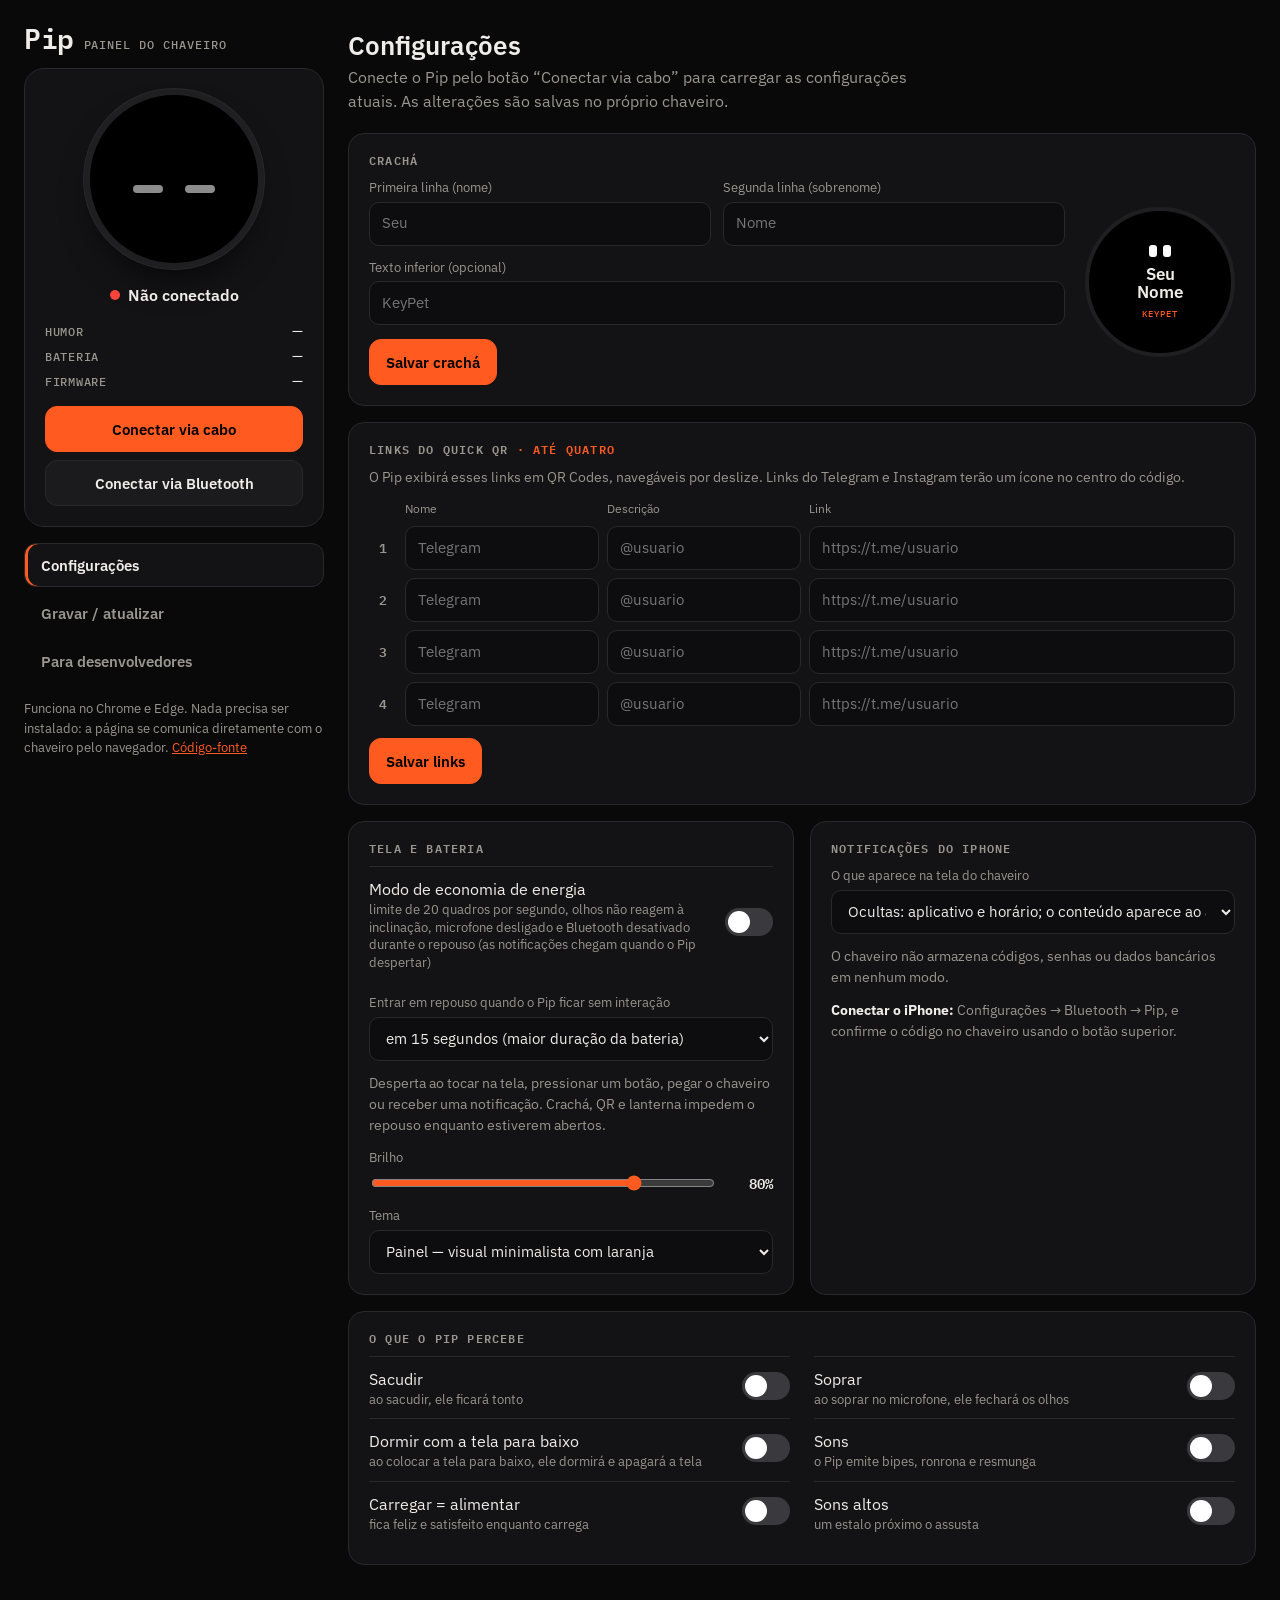
<file: index.html>
<!doctype html>
<html lang="pt-BR">
<head>
<meta charset="utf-8">
<meta name="viewport" content="width=device-width, initial-scale=1">
<title>Pip — painel do chaveiro</title>
<link rel="preconnect" href="https://fonts.googleapis.com">
<link rel="preconnect" href="https://fonts.gstatic.com" crossorigin>
<link href="https://fonts.googleapis.com/css2?family=IBM+Plex+Mono:wght@500;600&family=IBM+Plex+Sans:wght@400;500;600&display=swap" rel="stylesheet">
<style>
/* the keychain's own world: AMOLED black, the orange accent color and the device's monospaced headers.
   Layout: a sticky rail (Pip, the link, the tabs) beside a wide grid of cards; one column under 900px. */
:root{
  --bg:#09090a; --panel:#131315; --raised:#1b1b1e; --line:#29292d; --text:#efede8; --dim:#99968e;
  --acc:#ff5a1f; --good:#34c759; --bad:#ff453a;
  --mono:"IBM Plex Mono",ui-monospace,"SF Mono",Menlo,Consolas,monospace;
  --sans:"IBM Plex Sans",-apple-system,"Segoe UI",Roboto,Arial,sans-serif;
  color-scheme:dark;
}
*{box-sizing:border-box}
html,body{margin:0}
body{background:var(--bg);color:var(--text);font:16px/1.5 var(--sans)}
a{color:var(--acc)}
.app{max-width:1280px;margin:0 auto;padding:24px 24px 64px;display:grid;grid-template-columns:300px minmax(0,1fr);gap:24px;align-items:start}

/* ---- the rail ---- */
.rail{position:sticky;top:24px;display:flex;flex-direction:column;gap:16px}
.brand{display:flex;align-items:baseline;gap:10px}
.brand h1{font:600 28px/1 var(--mono);margin:0;letter-spacing:-.5px}
.brand span{font:500 12px var(--mono);color:var(--dim);text-transform:uppercase;letter-spacing:.08em}
.device{background:var(--panel);border:1px solid var(--line);border-radius:20px;padding:20px;display:flex;flex-direction:column;align-items:center;gap:14px}
.screen{width:180px;aspect-ratio:1;border-radius:50%;background:#000;border:6px solid #1f1f22;box-shadow:0 0 0 1px var(--line),0 20px 40px -20px #000;display:grid;place-items:center}
.eyes{display:flex;gap:22px}
.eyes i{width:30px;height:46px;background:#fff;border-radius:12px;transition:height .4s,transform .4s,opacity .4s;animation:blink 5s infinite}
body:not(.linked) .eyes i{height:8px;opacity:.55;transform:translateY(10px);animation:none}
@keyframes blink{0%,94%,100%{transform:scaleY(1)}97%{transform:scaleY(.08)}}
.status{display:flex;gap:8px;align-items:center;font-weight:600}
.dot{width:10px;height:10px;border-radius:50%;background:var(--bad);flex:none}
.linked .dot{background:var(--good);box-shadow:0 0 0 4px color-mix(in srgb,var(--good) 20%,transparent)}
.facts{width:100%;display:grid;grid-template-columns:auto 1fr;gap:4px 12px;font-size:14px;margin:0}
.facts dt{font:500 12px/21px var(--mono);color:var(--dim);text-transform:uppercase;letter-spacing:.06em}
.facts dd{margin:0;text-align:right;font-variant-numeric:tabular-nums}
.connect{width:100%;display:grid;gap:8px}
nav{display:flex;flex-direction:column;gap:4px}
nav button{justify-content:flex-start;background:transparent;border-color:transparent;min-height:44px;color:var(--dim)}
nav button:hover{background:var(--panel);color:var(--text)}
nav button.on{background:var(--panel);border-color:var(--line);color:var(--text);box-shadow:inset 3px 0 0 var(--acc)}
.rail footer{color:var(--dim);font-size:13px}

/* ---- the content ---- */
main{min-width:0}
.head{display:flex;justify-content:space-between;align-items:flex-end;gap:16px;flex-wrap:wrap;margin:6px 0 20px}
.head h2{font:600 26px/1.2 var(--sans);margin:0;text-wrap:balance}
.head p{margin:4px 0 0;color:var(--dim);max-width:60ch}
.cards{display:grid;grid-template-columns:repeat(2,minmax(0,1fr));gap:16px}
.wide{grid-column:1/-1}
.card{background:var(--panel);border:1px solid var(--line);border-radius:16px;padding:20px;display:flex;flex-direction:column;gap:12px;min-width:0}
.card h3{font:600 12px/1 var(--mono);margin:0;color:var(--dim);text-transform:uppercase;letter-spacing:.1em}
.card h3 b{color:var(--acc);font-weight:600}
.muted{color:var(--dim);font-size:14px;margin:0}
.notice{border:1px solid #5a3018;background:#22150e;color:#ffb28f;border-radius:12px;padding:12px 14px;margin:0 0 16px}

button{font:600 15px var(--sans);border-radius:12px;padding:10px 16px;border:1px solid var(--line);background:var(--raised);color:var(--text);cursor:pointer;min-height:46px;display:inline-flex;align-items:center;justify-content:center;gap:8px}
button:hover{border-color:var(--dim)}
button.main{background:var(--acc);border-color:var(--acc);color:#000}
button.main:hover{filter:brightness(1.08)}
button:disabled{opacity:.45;cursor:default}
:focus-visible{outline:2px solid var(--acc);outline-offset:2px}
.row{display:flex;gap:10px;flex-wrap:wrap;align-items:center}
label,.lbl{display:block;font-size:13px;color:var(--dim);margin:0 0 4px}
input[type=text],input[type=url],select{width:100%;font:inherit;font-size:15px;color:var(--text);background:#0d0d0f;border:1px solid var(--line);border-radius:10px;padding:9px 12px;min-height:44px}
input:focus,select:focus{border-color:var(--acc);outline:none}
input[type=range]{width:100%;accent-color:var(--acc)}
.fields{display:grid;grid-template-columns:1fr 1fr;gap:12px}
.saved{color:var(--good);font-size:14px;opacity:0;transition:opacity .3s}
.saved.show{opacity:1}

/* badge: fields beside a round preview */
.badge{display:grid;grid-template-columns:minmax(0,1fr) 150px;gap:20px;align-items:center}
.preview{width:150px;aspect-ratio:1;border-radius:50%;background:#000;border:4px solid #1f1f22;display:flex;flex-direction:column;align-items:center;justify-content:center;text-align:center;padding:16px;overflow:hidden}
.preview .mark{display:flex;gap:6px;margin-bottom:8px}.preview .mark i{width:8px;height:12px;background:#fff;border-radius:3px}
.preview b{font:600 17px/1.1 var(--sans);max-width:100%;overflow-wrap:anywhere}
.preview small{font:500 9px var(--mono);color:var(--acc);letter-spacing:.12em;text-transform:uppercase;margin-top:6px}

/* QR links: a table of four */
.links{display:grid;gap:8px}
.link{display:grid;grid-template-columns:28px minmax(0,1fr) minmax(0,1fr) minmax(0,2.2fr);gap:8px;align-items:center}
.link .n{font:600 13px var(--mono);color:var(--dim);text-align:center}
.link.head-row span{font-size:12px;color:var(--dim)}

.range{display:flex;align-items:center;gap:12px}
.range output{font:600 14px var(--mono);min-width:44px;text-align:right;font-variant-numeric:tabular-nums}
.toggles{display:grid;grid-template-columns:1fr 1fr;gap:0 24px}
.toggle{display:flex;justify-content:space-between;align-items:center;gap:12px;padding:10px 0;border-top:1px solid var(--line)}
.toggle small{display:block;color:var(--dim);font-size:13px;line-height:1.35}
.switch{position:relative;width:48px;height:28px;flex:none}
.switch input{position:absolute;opacity:0;inset:0;margin:0;cursor:pointer}
.switch span{position:absolute;inset:0;background:#3a3a3e;border-radius:14px;transition:.15s;pointer-events:none}
.switch span:before{content:"";position:absolute;width:22px;height:22px;left:3px;top:3px;background:#fff;border-radius:50%;transition:.15s}
.switch input:checked+span{background:var(--good)}
.switch input:checked+span:before{transform:translateX(20px)}
.switch input:focus-visible+span{outline:2px solid var(--acc);outline-offset:2px}

/* flashing: three steps across, then the button and the bar */
.steps{display:grid;grid-template-columns:repeat(3,1fr);gap:16px;counter-reset:s;margin:0;padding:0;list-style:none}
.steps li{background:var(--panel);border:1px solid var(--line);border-radius:16px;padding:18px;counter-increment:s}
.steps li:before{content:counter(s);display:grid;place-items:center;width:30px;height:30px;border-radius:50%;background:var(--acc);color:#000;font:600 15px var(--mono);margin-bottom:10px}
.steps b{display:block;margin-bottom:2px}
.flashbox{display:grid;grid-template-columns:auto minmax(0,1fr);gap:20px;align-items:center}
.bar{height:10px;background:#222225;border-radius:5px;overflow:hidden}
.bar i{display:block;height:100%;width:0;background:var(--acc);transition:width .2s}
details summary{cursor:pointer;color:var(--text)}
details p{margin:8px 0 0}

@media (max-width:1100px){.toggles{grid-template-columns:1fr}.link{grid-template-columns:28px 1fr 1fr}.link input[type=url]{grid-column:2/-1}.link.head-row{display:none}}
@media (max-width:900px){
  .app{grid-template-columns:1fr;padding:16px}
  .rail{position:static}
  .device{flex-direction:row;flex-wrap:wrap;justify-content:space-between}
  .screen{width:110px;border-width:4px}.eyes{gap:14px}.eyes i{width:18px;height:28px;border-radius:8px}
  .device .facts{flex:1;min-width:180px;width:auto}
  nav{flex-direction:row;overflow-x:auto}
  nav button{flex:none}
  nav button.on{box-shadow:inset 0 -3px 0 var(--acc)}
  .cards,.steps{grid-template-columns:1fr}
}
@media (max-width:520px){.fields,.flashbox{grid-template-columns:1fr}.badge{grid-template-columns:1fr;justify-items:center}.badge>div{width:100%}}
@media (prefers-reduced-motion:reduce){*{transition:none!important;animation:none!important}}
</style>
</head>
<body>
<div class="app">
  <aside class="rail">
    <div class="brand"><h1>Pip</h1><span>painel do chaveiro</span></div>

    <div class="device">
      <div class="screen" aria-hidden="true"><div class="eyes"><i></i><i></i></div></div>
      <div class="status"><span class="dot"></span><span id="state">Não conectado</span></div>
      <dl class="facts">
        <dt>Humor</dt><dd id="mood">—</dd>
        <dt>Bateria</dt><dd id="bat">—</dd>
        <dt>Firmware</dt><dd id="ver">—</dd>
      </dl>
      <div class="connect">
        <button class="main" id="usb">Conectar via cabo</button>
        <button id="ble">Conectar via Bluetooth</button>
      </div>
    </div>

    <nav id="tabs">
      <button data-tab="settings" class="on">Configurações</button>
      <button data-tab="flash">Gravar / atualizar</button>
      <button data-tab="dev">Para desenvolvedores</button>
    </nav>

    <footer>Funciona no Chrome e Edge. Nada precisa ser instalado: a página se comunica diretamente com o chaveiro pelo navegador.
      <a href="https://github.com/NovikovVisuals/Pip-KeyPet" target="_blank" rel="noopener">Código-fonte</a></footer>
  </aside>

  <main>
    <div class="notice" id="nobrowser" hidden>
      Este navegador não é compatível com o chaveiro. Abra esta página no <b>Google Chrome</b> ou no <b>Microsoft Edge</b> em um computador.
    </div>

    <section data-tab="settings">
      <div class="head"><div>
        <h2>Configurações</h2>
        <p id="needlink">Conecte o Pip pelo botão “Conectar via cabo” para carregar as configurações atuais. As alterações são salvas no próprio chaveiro.</p>
      </div></div>

      <div class="cards">
        <div class="card wide">
          <h3>Crachá</h3>
          <div class="badge">
            <div>
              <div class="fields">
                <div><label for="first">Primeira linha (nome)</label><input type="text" id="first" maxlength="30" placeholder="Seu"></div>
                <div><label for="last">Segunda linha (sobrenome)</label><input type="text" id="last" maxlength="30" placeholder="Nome"></div>
              </div>
              <div style="margin-top:12px"><label for="org">Texto inferior (opcional)</label><input type="text" id="org" maxlength="22" placeholder="KeyPet"></div>
              <div class="row" style="margin-top:14px"><button class="main" id="saveName">Salvar crachá</button><span class="saved" id="savedName">Salvo</span></div>
            </div>
            <div class="preview" aria-label="Prévia no chaveiro">
              <div class="mark"><i></i><i></i></div>
              <b id="pvFirst">Seu</b><b id="pvLast">Nome</b><small id="pvOrg">KeyPet</small>
            </div>
          </div>
        </div>

        <div class="card wide">
          <h3>Links do Quick QR <b>· até quatro</b></h3>
          <p class="muted">O Pip exibirá esses links em QR Codes, navegáveis por deslize. Links do Telegram e Instagram terão um ícone no centro do código.</p>
          <div class="links" id="links">
            <div class="link head-row"><span></span><span>Nome</span><span>Descrição</span><span>Link</span></div>
          </div>
          <div class="row"><button class="main" id="saveLinks">Salvar links</button><span class="saved" id="savedLinks">Salvo</span></div>
        </div>

        <div class="card">
          <h3>Tela e bateria</h3>
          <div class="toggle"><div>Modo de economia de energia<small>limite de 20 quadros por segundo, olhos não reagem à inclinação, microfone desligado e Bluetooth desativado durante o repouso (as notificações chegam quando o Pip despertar)</small></div>
            <label class="switch"><input type="checkbox" id="eco" aria-label="Modo de economia de energia"><span></span></label></div>
          <div><label for="power">Entrar em repouso quando o Pip ficar sem interação</label>
            <select id="power">
              <option value="15">em 15 segundos (maior duração da bateria)</option>
              <option value="30">em 30 segundos</option>
              <option value="60">em 1 minuto</option>
              <option value="120">em 2 minutos</option>
              <option value="300">em 5 minutos</option>
              <option value="0">nunca (a bateria descarrega rapidamente)</option>
            </select></div>
          <p class="muted">Desperta ao tocar na tela, pressionar um botão, pegar o chaveiro ou receber uma notificação. Crachá, QR e lanterna impedem o repouso enquanto estiverem abertos.</p>
          <div><label for="bright">Brilho</label>
            <div class="range"><input type="range" id="bright" min="10" max="100" step="5" value="80"><output id="brightOut">80%</output></div></div>
          <div><label for="theme">Tema</label>
            <select id="theme"><option value="1">Painel — visual minimalista com laranja</option><option value="3">Diagnóstico — terminal retrô</option></select></div>
        </div>

        <div class="card">
          <h3>Notificações do iPhone</h3>
          <div><label for="privacy">O que aparece na tela do chaveiro</label>
            <select id="privacy">
              <option value="1">Ocultas: aplicativo e horário; o conteúdo aparece ao abrir</option>
              <option value="0">Visíveis: todo o conteúdo imediatamente</option>
              <option value="2">Desativadas: nenhum conteúdo é recebido</option>
            </select></div>
          <p class="muted">O chaveiro não armazena códigos, senhas ou dados bancários em nenhum modo.</p>
          <p class="muted"><b style="color:var(--text)">Conectar o iPhone:</b> Configurações → Bluetooth → Pip, e confirme o código no chaveiro usando o botão superior.</p>
        </div>

        <div class="card wide">
          <h3>O que o Pip percebe</h3>
          <div class="toggles" id="feats"></div>
        </div>
      </div>
    </section>

    <section data-tab="flash" hidden>
      <div class="head"><div>
        <h2>Gravar ou atualizar o Pip</h2>
        <p id="fwinfo"></p>
      </div></div>
      <div class="cards">
        <ol class="steps wide">
          <li><b>Conecte o cabo</b><span class="muted">USB-C com transferência de dados, não apenas para carregamento.</span></li>
          <li><b>Clique em “Gravar”</b><span class="muted">e selecione na lista <b>USB JTAG/serial</b>.</span></li>
          <li><b>Aguarde um minuto</b><span class="muted">Não desconecte o cabo até a barra chegar ao fim.</span></li>
        </ol>
        <div class="card wide">
          <div class="flashbox">
            <button class="main" id="flash">Gravar</button>
            <div><div class="bar"><i id="prog"></i></div><p id="flashState" class="muted" style="margin-top:8px">O Tamagotchi virtual, as configurações e o iPhone conectado são preservados durante a atualização.</p></div>
          </div>
          <details class="muted"><summary>Problemas?</summary>
            <p>O chaveiro não aparece na lista: experimente outro cabo ou porta USB. No Linux, execute uma vez
              <code>sudo usermod -aG dialout $USER</code> e entre novamente na sessão.</p>
            <p>A gravação não começa: mantenha pressionado o botão inferior do chaveiro, pressione rapidamente o botão superior e solte o botão inferior. O chaveiro entrará no modo de gravação; clique em “Gravar” novamente.</p></details>
        </div>
      </div>
    </section>

    <section data-tab="dev" hidden>
      <div class="head"><div>
        <h2>Para desenvolvedores</h2>
        <p>Veja por que o Pip está com determinado humor (árvore de emoções), o histórico das últimas 24 horas, demonstre emoções e ajuste todas as regras.</p>
      </div></div>
      <div class="cards">
        <div class="card">
          <h3>Depuração</h3>
          <p class="muted">Será aberta em uma nova aba; a conexão USB será transferida para ela.</p>
          <div class="row"><button id="openDebug">Abrir depuração</button></div>
        </div>
        <div class="card">
          <h3>Modo desenvolvedor</h3>
          <p class="muted">Estrutura dos olhos, direção do olhar, áreas redesenhadas e informações sobrepostas diretamente na tela do Pip.</p>
          <div class="row"><button id="devOn">Ativar</button><button id="devOff">Desativar</button></div>
        </div>
        <div class="card">
          <h3>Registro da bateria</h3>
          <p class="muted">O Pip registra a carga e a tensão na memória a cada minuto (cerca de 17 horas). Carregue até 100%, desconecte o cabo, aguarde o descarregamento, conecte novamente e baixe os dados.</p>
          <div class="row"><button id="batGet">Baixar CSV</button><button id="batClear">Limpar</button><span class="saved" id="batState"></span></div>
        </div>
      </div>
    </section>
  </main>
</div>

<script src="https://novikovvisuals.github.io/Pip-KeyPet/firmware/firmware.js"></script>
<script type="module">
const $ = id => document.getElementById(id);
const FEATS = [
  [0, 'Sacudir', 'ao sacudir, ele ficará tonto'],
  [1, 'Soprar', 'ao soprar no microfone, ele fechará os olhos'],
  [2, 'Dormir com a tela para baixo', 'ao colocar a tela para baixo, ele dormirá e apagará a tela'],
  [3, 'Sons', 'o Pip emite bipes, ronrona e resmunga'],
  [4, 'Carregar = alimentar', 'fica feliz e satisfeito enquanto carrega'],
  [6, 'Sons altos', 'um estalo próximo o assusta'],
];
if (!('serial' in navigator)) $('nobrowser').hidden = false;
if (!('bluetooth' in navigator)) $('ble').hidden = true;
const fw = window.PIP_FIRMWARE;
$('fwinfo').textContent = fw ? `Firmware ${fw.version} do dia ${fw.built} disponível no painel.` : 'Arquivo de firmware não encontrado. O painel utiliza o arquivo oficial do projeto original.';

/* ---------- the link: a USB serial port (Web Serial) or Bluetooth ---------- */
let port = null, reader = null, ble = null, bleq = Promise.resolve(), alive = 0, cfg = null;
const enc = new TextEncoder();
async function send(c) {
  if (port && port.writable) { const w = port.writable.getWriter(); await w.write(enc.encode(c + '\n')); w.releaseLock(); }
  else if (ble) { bleq = bleq.then(() => ble.writeValueWithoutResponse(enc.encode(c + '\n'))).catch(() => {}); return bleq; }
}
function onLine(l) {
  if (l.startsWith('@S ')) {
    alive = Date.now();
    const s = JSON.parse(l.slice(3));
    $('mood').textContent = s.m;
    $('bat').textContent = s.bat >= 0 ? `${s.bat}%${s.ch ? ' · carregando' : ''}` : '—';
  } else if (l.startsWith('@C ')) { cfg = JSON.parse(l.slice(3)); fill(); }
  else if (l.startsWith('@B ') && batRows) {
    if (l === '@B end') {
      const csv = 'seq,uptime_s,mv,percent,charging,usb,eco,screen_lit_percent\n' + batRows.map(r => {
        const [seq, up, mv, pct, fl, lit] = r.split(' ').map(Number);
        return [seq, up, mv, pct, fl & 1, fl >> 1 & 1, fl >> 2 & 1, lit].join(',');
      }).join('\n') + '\n';
      const a = Object.assign(document.createElement('a'), {href: URL.createObjectURL(new Blob([csv], {type: 'text/csv'})), download: 'pip-battery.csv'});
      a.click();
      $('batState').textContent = `${batRows.length} linhas`; $('batState').classList.add('show');
      batRows = null;
    } else batRows.push(l.slice(3));
  }
}
async function readLoop() {
  const dec = new TextDecoder();
  let acc = '';
  try {
    while (port && port.readable) {
      reader = port.readable.getReader();
      for (;;) {
        const {value, done} = await reader.read();
        if (done) break;
        acc += dec.decode(value, {stream: true});
        let i;
        while ((i = acc.indexOf('\n')) >= 0) { onLine(acc.slice(0, i).replace(/\r$/, '')); acc = acc.slice(i + 1); }
      }
      reader.releaseLock();
    }
  } catch (e) { /* unplugged */ }
  reader = null;
}
async function openPort(p) {
  port = p;
  await port.open({baudRate: 115200});
  try { await port.setSignals({dataTerminalReady: false, requestToSend: false}); } catch (e) {}
  readLoop();
  state('Via cabo', true);
  /* opening the port may reset the keychain: ask until it answers (it boots in ~4 s) */
  cfg = null;
  const ask = setInterval(() => { if (cfg || !port) clearInterval(ask); else send('config'); }, 1000);
}
async function closePort() {
  if (!port) return null;
  const p = port;
  port = null;
  try { if (reader) await reader.cancel(); } catch (e) {}
  await new Promise(r => setTimeout(r, 100));
  try { await p.close(); } catch (e) {}
  return p;
}
function state(text, on) { $('state').textContent = text; document.body.classList.toggle('linked', on); }
$('usb').onclick = async () => {
  try { await openPort(await navigator.serial.requestPort({filters: [{usbVendorId: 0x303a}]})); }
  catch (e) { if (e.name !== 'NotFoundError') state('Falha: ' + e.message, false); }
};
$('ble').onclick = async () => {
  const SVC = '50495044-4247-4b45-5950-455400000001', RX = '50495044-4247-4b45-5950-455400000002', TX = '50495044-4247-4b45-5950-455400000003';
  try {
    const dev = await navigator.bluetooth.requestDevice({filters: [{name: 'Pip'}], optionalServices: [SVC]});
    const svc = await (await dev.gatt.connect()).getPrimaryService(SVC);
    const tx = await svc.getCharacteristic(TX);
    ble = await svc.getCharacteristic(RX);
    let acc = '';
    tx.addEventListener('characteristicvaluechanged', e => {
      acc += new TextDecoder().decode(e.target.value);
      let i;
      while ((i = acc.indexOf('\n')) >= 0) { onLine(acc.slice(0, i)); acc = acc.slice(i + 1); }
    });
    await tx.startNotifications();
    dev.addEventListener('gattserverdisconnected', () => { ble = null; state('Bluetooth desconectado', false); });
    state('Via Bluetooth', true);
    send('config');
  } catch (e) { if (e.name !== 'NotFoundError') state('Bluetooth: ' + e.message, false); }
};
setInterval(() => { if ((port || ble) && Date.now() - alive > 4000 && alive) state('O Pip não responde. Reconecte o dispositivo.', false); }, 1000);

/* ---------- settings ---------- */
for (let i = 0; i < 4; i++) $('links').insertAdjacentHTML('beforeend',
  `<div class="link"><span class="n">${i + 1}</span><input type="text" placeholder="Telegram" maxlength="18" id="ls${i}" aria-label="Nome ${i + 1}">` +
  `<input type="text" placeholder="@usuario" maxlength="46" id="lh${i}" aria-label="Descrição ${i + 1}">` +
  `<input type="url" placeholder="https://t.me/usuario" maxlength="198" id="lu${i}" aria-label="Link ${i + 1}"></div>`);
for (const [f, name, note] of FEATS) $('feats').insertAdjacentHTML('beforeend',
  `<div class="toggle"><div>${name}<small>${note}</small></div><label class="switch"><input type="checkbox" id="f${f}" aria-label="${name}"><span></span></label></div>`);
const clean = s => s.replace(/[|\n\r]/g, ' ').trim();
const preview = () => {
  for (const id of ['first', 'last', 'org']) $('pv' + id[0].toUpperCase() + id.slice(1)).textContent = $(id).value || $(id).placeholder;
};
['first', 'last', 'org'].forEach(id => $(id).oninput = preview);
$('bright').oninput = e => $('brightOut').textContent = e.target.value + '%';
function fill() {
  $('first').value = cfg.first; $('last').value = cfg.last; $('org').value = cfg.org; preview();
  cfg.links.forEach((l, i) => { $('ls' + i).value = l[0]; $('lh' + i).value = l[1]; $('lu' + i).value = l[2]; });
  $('power').value = [15, 30, 60, 120, 300, 0].includes(cfg.power) ? cfg.power : 30;
  $('bright').value = cfg.bright; $('brightOut').textContent = cfg.bright + '%';
  $('eco').checked = !!cfg.eco;
  $('theme').value = cfg.theme; $('privacy').value = cfg.privacy;
  for (const [f] of FEATS) $('f' + f).checked = !!cfg.feat[f];
  $('ver').textContent = cfg.ver || '—';
  $('needlink').textContent = 'As alterações são salvas imediatamente no próprio chaveiro.';
}
const flashSaved = id => { $(id).classList.add('show'); setTimeout(() => $(id).classList.remove('show'), 1500); };
$('saveName').onclick = () => { send(`name ${clean($('first').value)}|${clean($('last').value)}|${clean($('org').value)}`); flashSaved('savedName'); };
$('saveLinks').onclick = async () => {
  for (let i = 0; i < 4; i++) await send(`link ${i} ${clean($('ls' + i).value)}|${clean($('lh' + i).value)}|${clean($('lu' + i).value)}`);
  flashSaved('savedLinks');
};
$('power').onchange = e => send('power ' + e.target.value);
$('bright').onchange = e => send('bright ' + e.target.value);
$('eco').onchange = e => send('eco ' + (e.target.checked ? 1 : 0));
$('theme').onchange = e => send('theme ' + e.target.value);
$('privacy').onchange = e => send('privacy ' + e.target.value);
$('feats').onchange = e => send(`feat ${e.target.id.slice(1)} ${e.target.checked ? 1 : 0}`);

/* ---------- tabs ---------- */
$('tabs').onclick = e => {
  const t = e.target.dataset.tab;
  if (!t) return;
  document.querySelectorAll('#tabs button').forEach(b => b.classList.toggle('on', b.dataset.tab === t));
  document.querySelectorAll('section[data-tab]').forEach(s => s.hidden = s.dataset.tab !== t);
};
$('openDebug').onclick = async () => { await closePort(); state('Depuração aberta em uma nova aba', false); window.open('https://novikovvisuals.github.io/Pip-KeyPet/debug.html', '_blank'); };
$('devOn').onclick = () => send('dev 1');
let batRows = null;
$('batGet').onclick = () => { batRows = []; send('bat'); };
$('batClear').onclick = () => { if (confirm('Apagar o registro da bateria do chaveiro?')) send('bat clear'); };
$('devOff').onclick = () => send('dev 0');

/* ---------- flashing (esptool-js) ---------- */
$('flash').onclick = async () => {
  if (!fw) return;
  const b64 = s => Uint8Array.from(atob(s), c => c.charCodeAt(0));
  $('flash').disabled = true;
  try {
    $('flashState').textContent = 'Preparando...';
    const {ESPLoader, Transport} = await import('https://unpkg.com/esptool-js@0.6.1/bundle.js');
    /* ask Pip to show "Atualização" first: the screen keeps that frame while the chip is in the flasher.
       Firmware that is not Pip's (a factory one, an empty chip) never answers: then just go on after a few seconds. */
    if (!port) await openPort(await navigator.serial.requestPort({filters: [{usbVendorId: 0x303a}]}));
    $('flashState').textContent = 'Conectando ao Pip...';
    for (let t = 0; !cfg && t < 60; t++) await new Promise(r => setTimeout(r, 100));
    if (cfg) { await send('update'); await new Promise(r => setTimeout(r, 600)); }
    const p = await closePort();
    const transport = new Transport(p, true);
    const loader = new ESPLoader({transport, baudrate: 921600, terminal: {clean() {}, writeLine() {}, write() {}}});
    $('flashState').textContent = 'Conectando ao chaveiro...';
    await loader.main();
    const total = fw.parts.reduce((n, x) => n + x.data.length * 0.75, 0);
    let done = 0, last = 0;
    await loader.writeFlash({
      fileArray: fw.parts.map(x => ({data: b64(x.data), address: x.address})),
      flashMode: 'keep', flashFreq: 'keep', flashSize: 'keep', eraseAll: false, compress: true,
      reportProgress: (i, written, size) => {
        if (written < last) done += last;
        last = written;
        $('prog').style.width = Math.min(100, (done + written) / total * 100) + '%';
        $('flashState').textContent = 'Gravando... não desconecte o cabo';
      },
    });
    /* esptool-js 0.6.1 'hard_reset' only lets RTS go, it never pulls it: the chip stayed in the flasher with the last
       frame on screen. Pull EN low with RTS (DTR low keeps GPIO0 high: a normal boot), then let go. */
    await transport.setDTR(false);
    await transport.setRTS(true);
    await new Promise(r => setTimeout(r, 150));
    await transport.setRTS(false);
    await transport.disconnect();
    $('prog').style.width = '100%';
    $('flashState').textContent = 'Concluído! O Pip está reiniciando. Aguarde alguns segundos e clique em “Conectar via cabo” para configurá-lo.';
    state('Não conectado', false);
  } catch (e) {
    $('flashState').textContent = 'Não foi possível: ' + (e.message || e) + '. Consulte a seção “Problemas?” abaixo.';
  }
  $('flash').disabled = false;
};
</script>
</body>
</html>
</file>
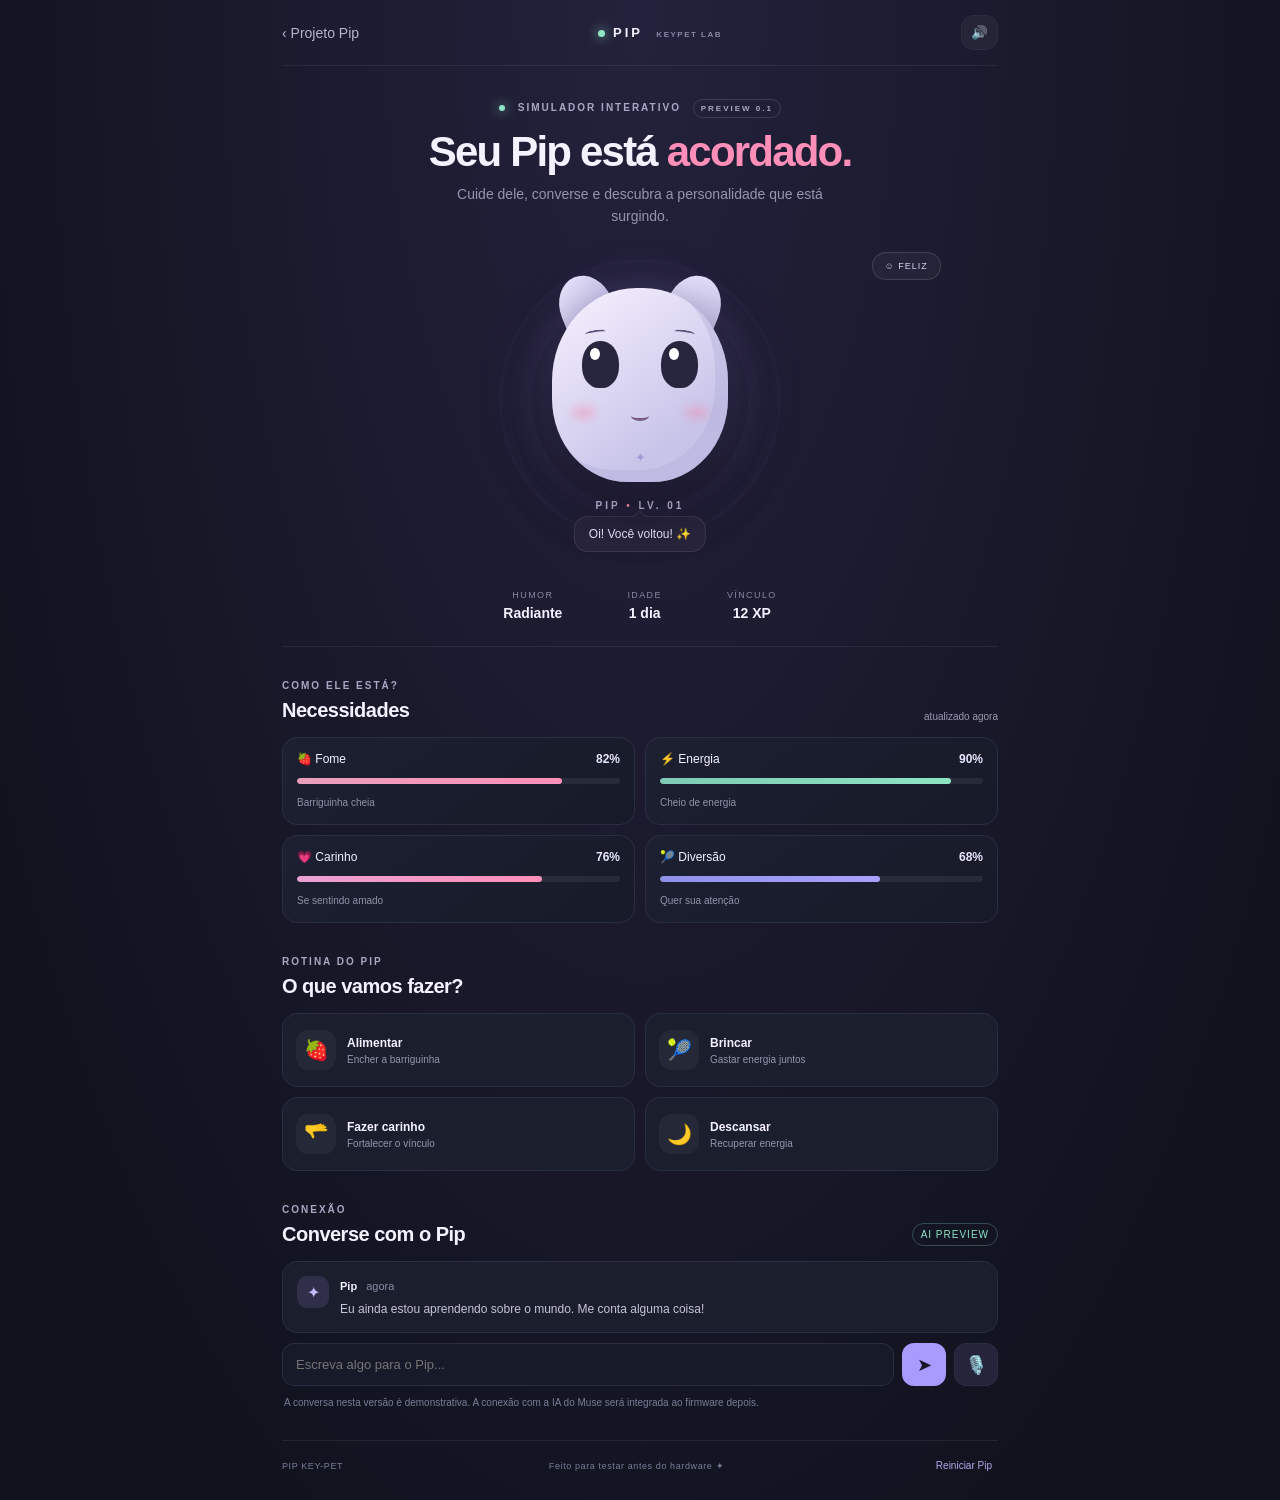
<file: simulator/index.html>
<!doctype html>
<html lang="pt-BR">
<head>
<meta charset="utf-8"><meta name="viewport" content="width=device-width,initial-scale=1,viewport-fit=cover">
<meta name="theme-color" content="#10121d"><meta name="description" content="Simulador interativo do Pip, seu companheiro virtual.">
<link rel="manifest" href="./manifest.webmanifest"><link rel="stylesheet" href="./style.css">
<title>Pip · Simulador</title>
</head>
<body>
<main class="app">
<header class="topbar"><a class="back" href="../">‹ <span>Projeto Pip</span></a><div class="brand"><span class="brand-dot"></span>PIP <small>KEYPET LAB</small></div><button id="soundToggle" class="icon-btn" aria-label="Ativar ou desativar voz">🔊</button></header>
<section class="hero">
<div class="eyebrow"><span class="live-dot"></span> SIMULADOR INTERATIVO <span class="version">PREVIEW 0.1</span></div>
<h1>Seu Pip está <em>acordado.</em></h1>
<p class="sub">Cuide dele, converse e descubra a personalidade que está surgindo.</p>
<div class="pet-stage" id="petStage">
<div class="ambient ambient-one"></div><div class="ambient ambient-two"></div>
<div class="pet-wrap" id="pet" role="img" aria-label="Pip, um pequeno companheiro virtual">
<div class="pet-shadow"></div><div class="pet-body">
<div class="ear ear-left"></div><div class="ear ear-right"></div>
<div class="face">
<div class="brow brow-left"></div><div class="brow brow-right"></div>
<div class="eyes"><div class="eye eye-left"><i></i></div><div class="eye eye-right"><i></i></div></div>
<div class="blush blush-left"></div><div class="blush blush-right"></div><div class="mouth" id="mouth"></div>
</div><div class="belly-mark">✦</div>
</div>
<div class="pet-name">PIP <span>•</span> LV. 01</div>
</div>
<div class="mood-pill" id="moodPill">☺ FELIZ</div>
<div class="speech-bubble" id="bubble">Oi! Você voltou! ✨</div>
</div>
<div class="status-row"><div><span class="status-label">HUMOR</span><strong id="moodText">Radiante</strong></div><div><span class="status-label">IDADE</span><strong id="ageText">1 dia</strong></div><div><span class="status-label">VÍNCULO</span><strong id="bondText">12 XP</strong></div></div>
</section>
<section class="needs-section">
<div class="section-heading"><div><span class="eyebrow">COMO ELE ESTÁ?</span><h2>Necessidades</h2></div><span class="updated" id="updated">agora mesmo</span></div>
<div class="needs-grid">
<div class="need-card"><div class="need-top"><span>🍓 Fome</span><b id="hungerVal">82%</b></div><div class="bar"><i id="hungerBar" style="width:82%"></i></div><small id="hungerHint">Barriguinha cheia</small></div>
<div class="need-card"><div class="need-top"><span>⚡ Energia</span><b id="energyVal">90%</b></div><div class="bar energy"><i id="energyBar" style="width:90%"></i></div><small id="energyHint">Pronto para brincar</small></div>
<div class="need-card"><div class="need-top"><span>💗 Carinho</span><b id="loveVal">76%</b></div><div class="bar love"><i id="loveBar" style="width:76%"></i></div><small id="loveHint">Se sentindo amado</small></div>
<div class="need-card"><div class="need-top"><span>🎾 Diversão</span><b id="funVal">68%</b></div><div class="bar fun"><i id="funBar" style="width:68%"></i></div><small id="funHint">Quer sua atenção</small></div>
</div>
</section>
<section class="actions-section">
<div class="section-heading"><div><span class="eyebrow">ROTINA DO PIP</span><h2>O que vamos fazer?</h2></div></div>
<div class="actions-grid">
<button class="action" data-action="feed"><span class="action-icon">🍓</span><b>Alimentar</b><small>Encher a barriguinha</small></button>
<button class="action" data-action="play"><span class="action-icon">🎾</span><b>Brincar</b><small>Gastar energia juntos</small></button>
<button class="action" data-action="pet"><span class="action-icon">🫳</span><b>Fazer carinho</b><small>Fortalecer o vínculo</small></button>
<button class="action" data-action="sleep"><span class="action-icon">🌙</span><b>Descansar</b><small>Recuperar energia</small></button>
</div>
</section>
<section class="chat-section">
<div class="section-heading"><div><span class="eyebrow">CONEXÃO</span><h2>Converse com o Pip</h2></div><span class="ai-tag">AI PREVIEW</span></div>
<div class="chat-box"><div class="chat-avatar">✦</div><div class="chat-content"><b>Pip <span>agora</span></b><p id="chatReply">Eu ainda estou aprendendo sobre o mundo. Me conta alguma coisa!</p></div></div>
<form id="chatForm" class="chat-form"><input id="chatInput" type="text" maxlength="180" placeholder="Escreva algo para o Pip..." autocomplete="off"><button type="submit" aria-label="Enviar mensagem">➤</button><button type="button" id="voiceBtn" class="voice-btn" aria-label="Falar com Pip">🎙️</button></form>
<p class="prototype-note">A conversa nesta versão é demonstrativa. A conexão com a IA do Muse será integrada ao firmware depois.</p>
</section>
<footer><span>PIP KEY-PET</span><span>Feito para testar antes do hardware ✦</span><button id="resetBtn">Reiniciar Pip</button></footer>
</main>
<div id="toast" class="toast" role="status" aria-live="polite"></div>
<script src="./app.js"></script>
</body></html>
</file>
<file: simulator/style.css>
:root{color-scheme:dark;--bg:#10121d;--panel:#191c2b;--line:#2a2e43;--text:#f4f2ff;--muted:#9296ae;--pink:#ff8fb8;--violet:#a99aff;--mint:#8de5c3}*{box-sizing:border-box}body{margin:0;background:radial-gradient(ellipse at 50% 0%,#24213c 0,#10121d 48rem);color:var(--text);font-family:Inter,-apple-system,BlinkMacSystemFont,"Segoe UI",sans-serif;min-height:100vh}.app{max-width:760px;margin:auto;padding:0 22px calc(28px + env(safe-area-inset-bottom))}.topbar{height:66px;display:flex;align-items:center;justify-content:space-between;border-bottom:1px solid #ffffff10}.back{color:#b7b4ce;text-decoration:none;font-size:14px}.back:first-letter{font-size:24px}.brand{font-size:13px;font-weight:900;letter-spacing:3px}.brand small{font-size:8px;color:#8589a3;letter-spacing:1.5px;margin-left:7px}.brand-dot,.live-dot{display:inline-block;width:7px;height:7px;border-radius:50%;background:var(--mint);margin-right:8px;box-shadow:0 0 12px #8de5c3}.icon-btn{background:#ffffff0b;border:1px solid var(--line);border-radius:12px;padding:9px;color:white}.hero{text-align:center;padding-top:36px}.eyebrow{font-size:10px;letter-spacing:2px;color:#aaa7c4;font-weight:800}.live-dot{width:6px;height:6px}.version{border:1px solid #ffffff20;border-radius:20px;padding:4px 7px;margin-left:7px;font-size:8px;color:#aaa7c4}h1{font-size:clamp(29px,7vw,42px);letter-spacing:-1.8px;margin:15px 0 8px}h1 em{font-style:normal;color:var(--pink)}.sub{font-size:14px;color:var(--muted);margin:0 auto;max-width:370px;line-height:1.55}.pet-stage{height:345px;position:relative;display:flex;align-items:center;justify-content:center;overflow:hidden}.ambient{position:absolute;border-radius:50%;filter:blur(1px);border:1px solid #b7a4ff17}.ambient-one{width:280px;height:280px;background:radial-gradient(circle,#9b82ff1c,transparent 68%)}.ambient-two{width:220px;height:220px;box-shadow:0 0 70px #b79dff14}.pet-wrap{position:relative;z-index:2;animation:float 3.2s ease-in-out infinite}.pet-body{width:176px;height:194px;background:linear-gradient(145deg,#f8f2ff,#c8c4e9 75%);border-radius:48% 48% 43% 43%;position:relative;box-shadow:inset -13px -12px 0 #a8a4d255,0 22px 55px #0007,0 0 45px #a99aff35}.ear{position:absolute;top:-13px;width:53px;height:65px;background:linear-gradient(145deg,#eeeaff,#bcb7e1);border-radius:65% 65% 20% 20%;z-index:-1}.ear-left{left:8px;transform:rotate(-22deg)}.ear-right{right:8px;transform:rotate(22deg)}.face{position:absolute;inset:40px 20px 30px}.eyes{display:flex;justify-content:space-between;padding:0 10px;margin-top:13px}.eye{width:37px;height:47px;background:#28263e;border-radius:48% 48% 45% 45%;position:relative;overflow:hidden;animation:blink 5s infinite}.eye i{position:absolute;width:10px;height:12px;background:white;border-radius:50%;top:7px;left:8px}.brow{position:absolute;width:21px;height:6px;border-top:2px solid #5b547d;top:2px;border-radius:50%}.brow-left{left:13px;transform:rotate(-8deg)}.brow-right{right:13px;transform:rotate(8deg)}.blush{position:absolute;width:23px;height:11px;background:#f48fae88;filter:blur(5px);border-radius:50%;top:79px}.blush-left{left:0}.blush-right{right:0}.mouth{position:absolute;left:50%;top:83px;width:18px;height:10px;border-bottom:3px solid #765a80;border-radius:0 0 50% 50%;transform:translateX(-50%)}.belly-mark{position:absolute;bottom:17px;left:50%;transform:translateX(-50%);color:#a49ad8;font-size:13px}.pet-name{font-size:10px;letter-spacing:3px;font-weight:900;color:#c8c3e7;margin-top:18px}.pet-name span{color:var(--pink)}.mood-pill{position:absolute;top:25px;right:8%;border:1px solid #ffffff20;background:#ffffff0a;border-radius:30px;padding:8px 12px;font-size:9px;letter-spacing:1px;color:#d7d1fa}.speech-bubble{position:absolute;bottom:20px;left:50%;transform:translateX(-50%);background:#27243c;border:1px solid #ffffff18;border-radius:14px;padding:10px 14px;font-size:12px;color:#e9e3ff;white-space:nowrap}.speech-bubble:after{content:"";position:absolute;top:-5px;left:50%;width:8px;height:8px;background:#27243c;transform:translateX(-50%) rotate(45deg);border-left:1px solid #ffffff18;border-top:1px solid #ffffff18}.status-row{display:flex;justify-content:center;gap:clamp(25px,8vw,65px);padding:18px 0 25px;border-bottom:1px solid #ffffff12}.status-row div{display:grid;gap:5px}.status-label{font-size:9px;letter-spacing:1.4px;color:#858aa5}.status-row strong{font-size:14px}.needs-section,.actions-section,.chat-section{padding-top:28px}.section-heading{display:flex;align-items:end;justify-content:space-between;margin-bottom:15px}.section-heading h2{font-size:20px;letter-spacing:-.5px;margin:6px 0 0}.updated,.ai-tag{font-size:10px;color:#999bb2}.ai-tag{color:var(--mint);border:1px solid #8de5c344;padding:5px 8px;border-radius:20px;letter-spacing:1px}.needs-grid{display:grid;grid-template-columns:1fr 1fr;gap:10px}.need-card{background:linear-gradient(145deg,#1d2031,#171a28);border:1px solid var(--line);border-radius:15px;padding:14px}.need-top{display:flex;justify-content:space-between;font-size:12px}.need-top b{font-size:12px;color:#e9e5ff}.bar{height:6px;border-radius:8px;background:#ffffff12;margin:12px 0 8px;overflow:hidden}.bar i{display:block;height:100%;border-radius:8px;background:linear-gradient(90deg,#e9a0bc,#ff8fb8);transition:width .4s}.bar.energy i{background:linear-gradient(90deg,#7fcab5,#8de5c3)}.bar.love i{background:linear-gradient(90deg,#eaa0d3,#ff8fb8)}.bar.fun i{background:linear-gradient(90deg,#8f91e9,#aaa1ff)}.need-card small{font-size:10px;color:#9094aa}.actions-grid{display:grid;grid-template-columns:1fr 1fr;gap:10px}.action{display:grid;text-align:left;grid-template-columns:42px 1fr;grid-template-rows:1fr 1fr;align-items:center;column-gap:9px;padding:13px;background:#1b1e2d;border:1px solid var(--line);border-radius:15px;color:var(--text);min-height:74px}.action:active{transform:scale(.98);background:#28243e}.action-icon{grid-row:1/3;width:40px;height:40px;display:grid;place-items:center;background:#ffffff0b;border-radius:12px;font-size:20px}.action b{font-size:12px;align-self:end}.action small{font-size:10px;color:#9296ae;align-self:start;margin-top:4px}.chat-box{display:flex;gap:11px;background:#1b1e2d;border:1px solid var(--line);padding:14px;border-radius:15px}.chat-avatar{width:32px;height:32px;display:grid;place-items:center;background:#a99aff24;color:#c5baff;border-radius:10px}.chat-content b{font-size:11px}.chat-content b span{font-weight:400;color:#858aa5;margin-left:6px}.chat-content p{font-size:12px;color:#c6c4d7;line-height:1.5;margin:6px 0 0}.chat-form{display:flex;gap:8px;margin-top:10px}.chat-form input{min-width:0;flex:1;background:#171a28;border:1px solid var(--line);border-radius:12px;padding:13px;color:white;font-size:13px;outline:none}.chat-form input:focus{border-color:#a99aff88}.chat-form button{width:44px;border:0;border-radius:12px;background:#a99aff;color:#171426;font-size:18px}.chat-form .voice-btn{background:#26243b;color:#e8e2ff;border:1px solid var(--line)}.prototype-note{font-size:10px;line-height:1.5;color:#777d97;margin:9px 2px 0}footer{display:flex;align-items:center;justify-content:space-between;gap:10px;border-top:1px solid #ffffff12;margin-top:30px;padding-top:18px;color:#777d97;font-size:9px;letter-spacing:.6px}footer button{background:none;border:0;color:#b5a8ed;font-size:10px}.toast{position:fixed;bottom:calc(18px + env(safe-area-inset-bottom));left:50%;transform:translate(-50%,20px);opacity:0;pointer-events:none;background:#f2edff;color:#242039;padding:11px 16px;border-radius:30px;font-size:12px;box-shadow:0 8px 30px #0006;transition:.25s;white-space:nowrap;z-index:5}.toast.show{opacity:1;transform:translate(-50%,0)}.pet-wrap.happy{animation:hop .5s ease}.pet-wrap.sleeping .eye{transform:scaleY(.12);animation:none}.pet-wrap.sleeping .mouth{width:10px;height:5px;border:2px solid #765a80;border-radius:50%}.pet-wrap.sad .mouth{border-bottom:0;border-top:3px solid #765a80;border-radius:50% 50% 0 0}.pet-wrap.blinking .eye{transform:scaleY(.08);animation:none}@keyframes float{0%,100%{transform:translateY(0)}50%{transform:translateY(-9px)}}@keyframes blink{0%,46%,50%,100%{transform:scaleY(1)}48%{transform:scaleY(.08)}}@keyframes hop{0%,100%{transform:translateY(0)}45%{transform:translateY(-23px) rotate(-3deg)}}@media(max-width:420px){.app{padding-left:16px;padding-right:16px}.pet-stage{height:320px}.mood-pill{right:0}.status-row{gap:27px}.need-card{padding:12px}.section-heading h2{font-size:18px}footer span:nth-child(2){display:none}}
</file>
